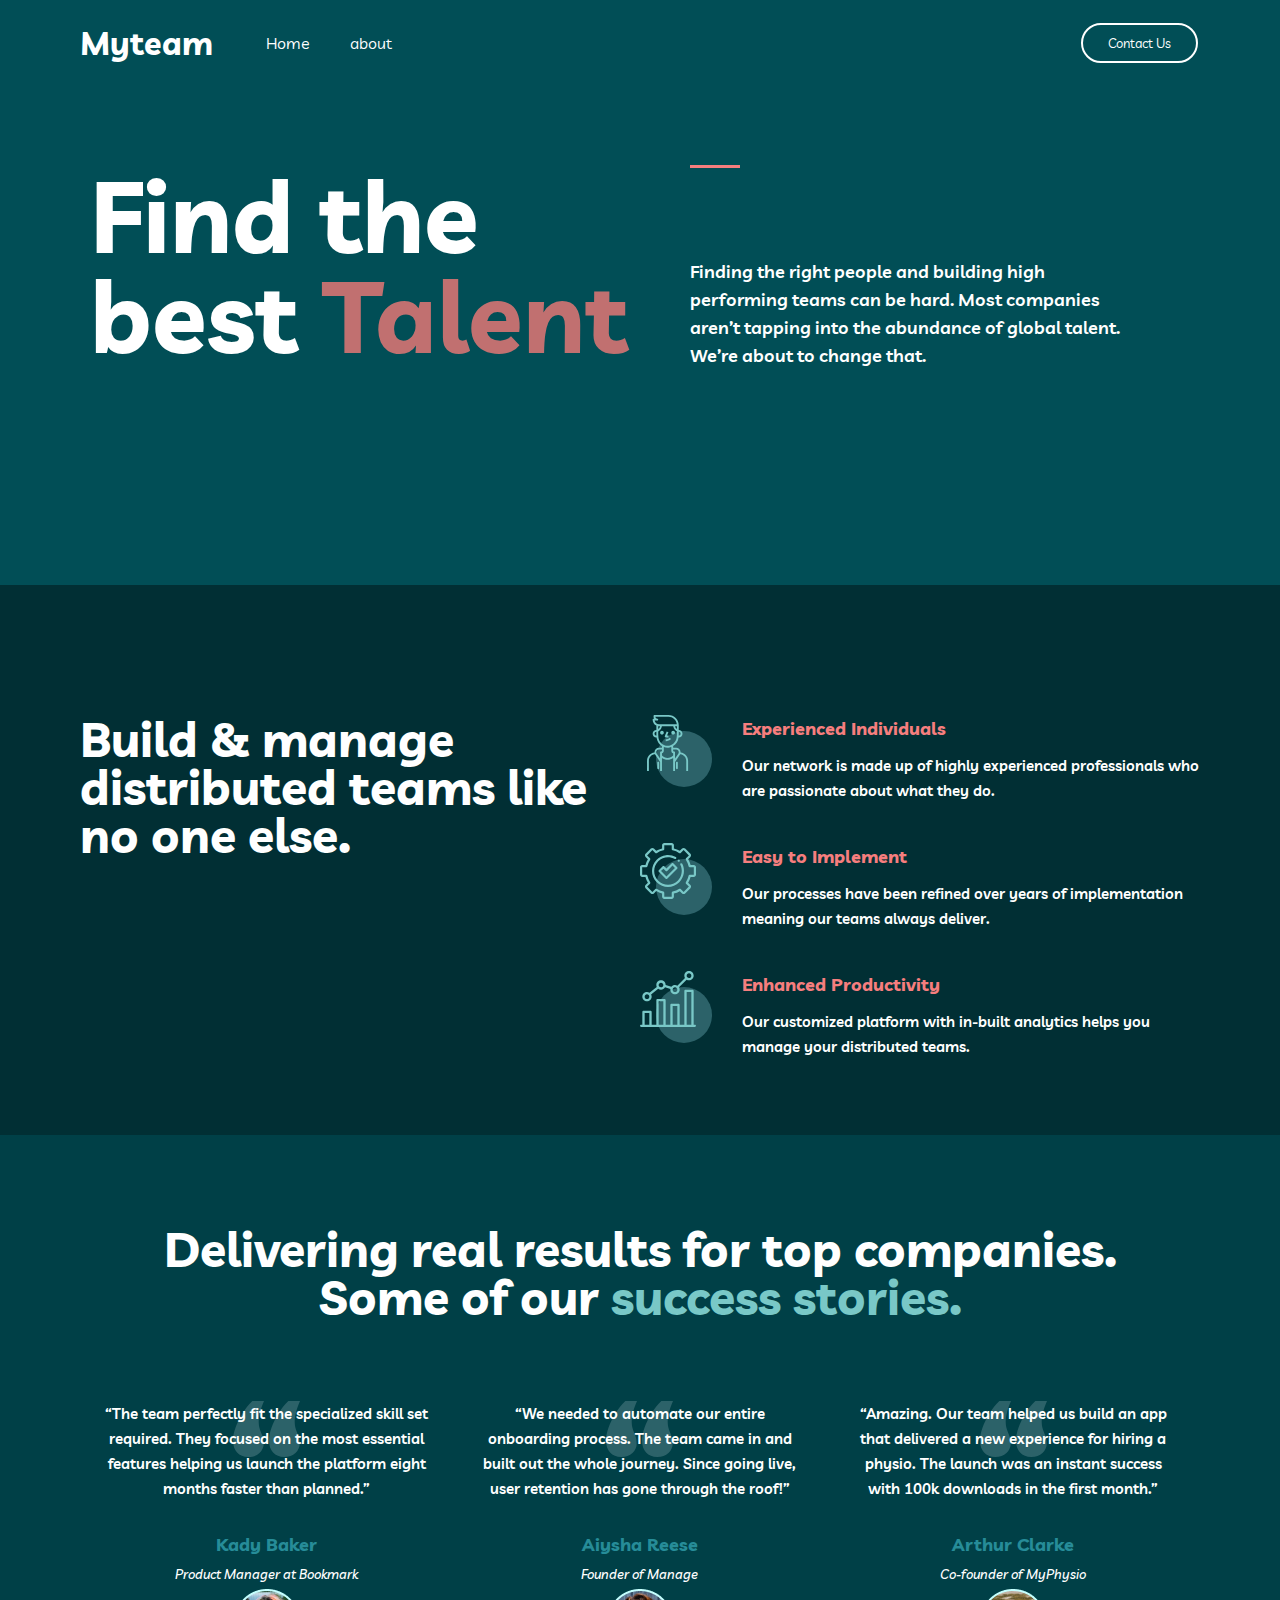
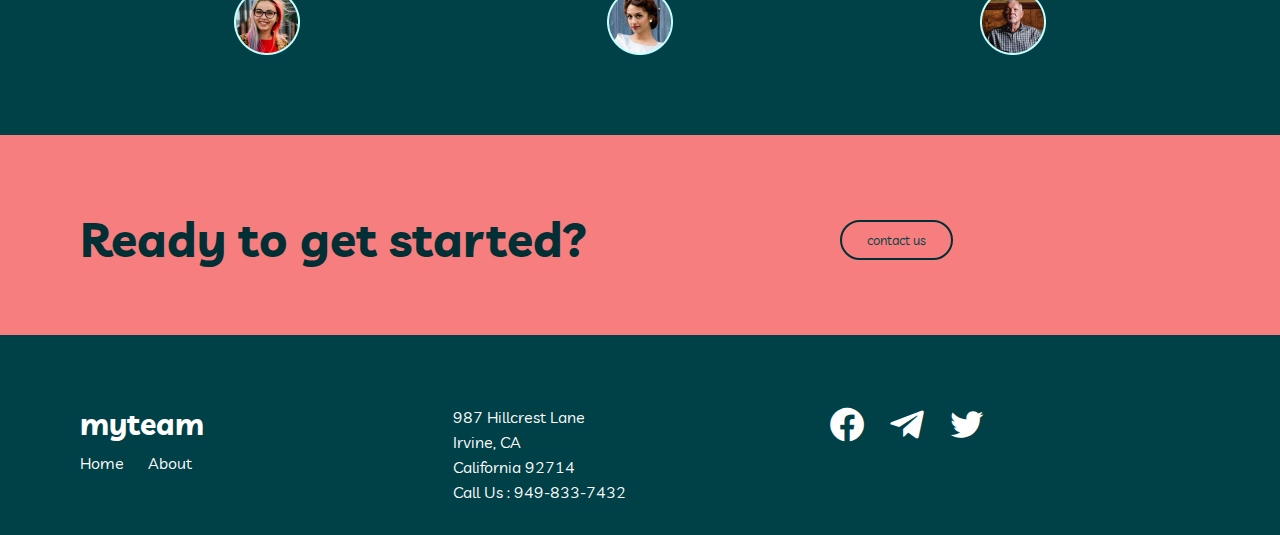
<file: index.html>
<!DOCTYPE html>
<html lang="en">
<head>
    <meta charset="UTF-8">
    <meta http-equiv="X-UA-Compatible" content="IE=edge">
    <meta name="viewport" content="width=device-width, initial-scale=1.0">
    <link rel="stylesheet" href="css/style.css">
    <link rel="stylesheet" href="css/col.css">
    <link rel="stylesheet" href="./css/shared.css">
    <link href="https://fonts.googleapis.com/css2?family=Atkinson+Hyperlegible:wght@400;700&family=Average+Sans&family=Barlow:ital,wght@0,200;0,300;0,400;0,500;0,600;1,200&family=Livvic:ital,wght@0,200;0,300;0,400;0,500;0,600;1,700&family=Montserrat:wght@300;400;500;600;700;800&family=Nanum+Gothic&family=Nunito:ital,wght@0,200;0,300;0,400;0,500;0,600;1,200&family=Open+Sans:wght@400;500;600;700&family=Playfair+Display:wght@400;600&family=Poppins:wght@300;400;500;600;700&family=Roboto+Slab:wght@200;300;400;500;600;700&display=swap" rel="stylesheet">
    <link href='https://unpkg.com/boxicons@2.1.4/css/boxicons.min.css' rel='stylesheet'>
    <title>multiPage-website</title>
</head>
<body>
    <header class="header">
     <div class="container">
      <div class="row ">
        <div class="col-xs-4 col-sm-3 col-md-2 col-lg-2">
            <h1 class="h1">Myteam</h1>
          </div>
          <div class="col-xs-4 col-sm-5 col-md-8 col-lg-8">
            <nav id="navbar" class="right">
                <ul class="nav_list">
                    <li class="nav_item">
                        <a class="nav_link" href="#">Home</a>
                    </li>
                    <li class="nav_item">
                        <a class="nav_link" href="about.html">about</a>
                    </li>
                </ul>
            </nav>
            <div class="burger">
              <div class="span">
                <span></span>
                <span></span>
                <span></span>
              </div>
            </div>
          </div>
          <div class="col-xs-4 col-sm-4 col-md-2 col-lg-2">
            <button class="nav_btn"><a class="link" href="contact.html">Contact Us</a></button>
          </div>
      </div>
     </div>
    </header>
    <main>
      <section class="talent_section">
            <div class="container">
                <div class="row  talents">
                    <div class="col-xs-12 col-sm-12 col-md-6 col-lg-6">
                       <h1>Find the best <span class="text-main">Talent</span></h1>
                    </div>
                    <div class="col-xs-12 col-sm-12 col-md-6 col-lg-6">
                      <div class="lang"></div>
                      <p>Finding the right people and building high performing teams can be hard. Most companies aren’t tapping into the abundance of global talent. We’re about to change that.</p>
                    </div>
                </div>
            </div>
      </section>
      <section class="team_section">
        <div class="container">
          <div class="row">
          <div class="col-xs-12 col-sm-12 col-md-6 col-lg-6">
            <h2>Build & manage distributed teams like no one else.</h2>
          </div>
          <div class=" col-xxs-12 col-xs-12 col-sm-12 col-md-6 col-lg-6">
            <ul class="team_list">
                    <li class="team_list-item">
                      <div class="team-pic">
                        <img src="./img/people.svg" alt="people-pic">
                      </div>
                      <div class="team_info">
                        <h4>Experienced Individuals</h4>
                        <p>Our network is made up of highly experienced professionals who are passionate about what they do.</p>
                      </div>
                    </li>
                    <li class="team_list-item">
                      <div class="team-pic">
                        <img src="./img/Group(1).svg" alt="people-pic">
                      </div>
                      <div class="team_info">
                        <h4>Easy to Implement</h4>
                        <p>Our processes have been refined over years of implementation meaning our teams always deliver.</p>
                      </div>
                    <li class="team_list-item">
                      <div class="team-pic">
                        <img src="./img/Group(2).svg" alt="people-pic">
                      </div>
                      <div class="team_info">
                            <h4>Enhanced Productivity</h4>
                        <p>Our customized platform with in-built analytics helps you manage your distributed teams.</p>
                      </div>
                    </li>
            </ul>
          </div>
        </div>
        </div>
      </section>
      <section class="results_section">
        <div class="container">
          <div class="row">
            <h2 class="results_title">Delivering real results for top companies. Some of our <span class="small_title">success stories.</span></h2>
            <div class="col-xs-12 col-sm-12 col-md-4 col-lg-4">
              <div class="results_about">
                <p> “The team perfectly fit the specialized skill set required. They focused on the most essential features helping us launch the platform eight months faster than planned.”</p>
                <span>Kady Baker</span>
                <i>Product Manager at Bookmark</i>
                <img src="./img/Oval@2x.png" alt="oval-pic">
              </div>
            </div>
              <div class="col-xs-12 col-sm-12 col-md-4 col-lg-4">
                <div class="results_about">
                    <p> “We needed to automate our entire onboarding process. The team came in and built out the whole journey. Since going live, user retention has gone through the roof!”</p>
                    <span>Aiysha Reese</span>
                    <i>Founder of Manage</i>
                    <img src="./img/oval(2).png" alt="oval-pic">
                  </div>
              </div>
              <div class="col-xs-12 col-sm-12 col-md-4 col-lg-4">
                <div class="results_about">
                    <p>“Amazing. Our team helped us build an app that delivered a new experience for hiring a physio. The launch was an instant success with 100k downloads in the first month.”</p>
                    <span>Arthur Clarke</span>
                    <i>Co-founder of MyPhysio</i>
                    <img src="./img/oval(3).png" alt="oval-pic">
                  </div>
              </div>
          </div>
        </div>
      </section>
      <section class="started_section">
        <div class="container">
          <div class="row">
            <div class="col-xs-12 col-sm-8 col-md-6 col-lg-6 ">
              <h3 class="big_title">Ready to get started?</h3>
            </div>
            <div class="col-xs-12 col-sm-4 col-md-6 col-lg-6 ready">
              <button><a href="contact.html">contact us</a></button>
            </div>
          </div>
        </div>
      </section>
    </main>
    <footer class="footer">
      <div class="container">
        <div class="row">
          <div class="col-xs-12 col-sm-4 col-md-4 col-lg-4">
            <h4>myteam</h4>
            <span><a href="index.html">Home</a></span>
            <span><a href="about.html">About</a></span>
          </div>
          <div class="col-xs-12 col-sm-4 col-md-4 col-lg-4">
            <ul class="footer_List">
              <li>987  Hillcrest Lane</li>
              <li>Irvine, CA</li>
              <li>California 92714</li>
              <li>Call Us : 949-833-7432</li>
            </ul>
          </div>
          <div class="col-xs-12 col-sm-4 col-md-4 col-lg-4">
            <ul class="networks_list">
              <li class="networks_item">
                <a class="networks_link" href="#"><i class='bx bxl-facebook-circle'></i></a>
              </li>
              <li class="networks_item">
                <a class="networks_link" href="#"><i class='bx bxl-telegram' ></i></a>
              </li>
              <li class="networks_item">
                <a class="networks_link" href="#"><i class='bx bxl-twitter' ></i></a>
              </li>
            </ul>
          </div>
        </div>
      </div>
    </footer>
</body>
</html>
</file>
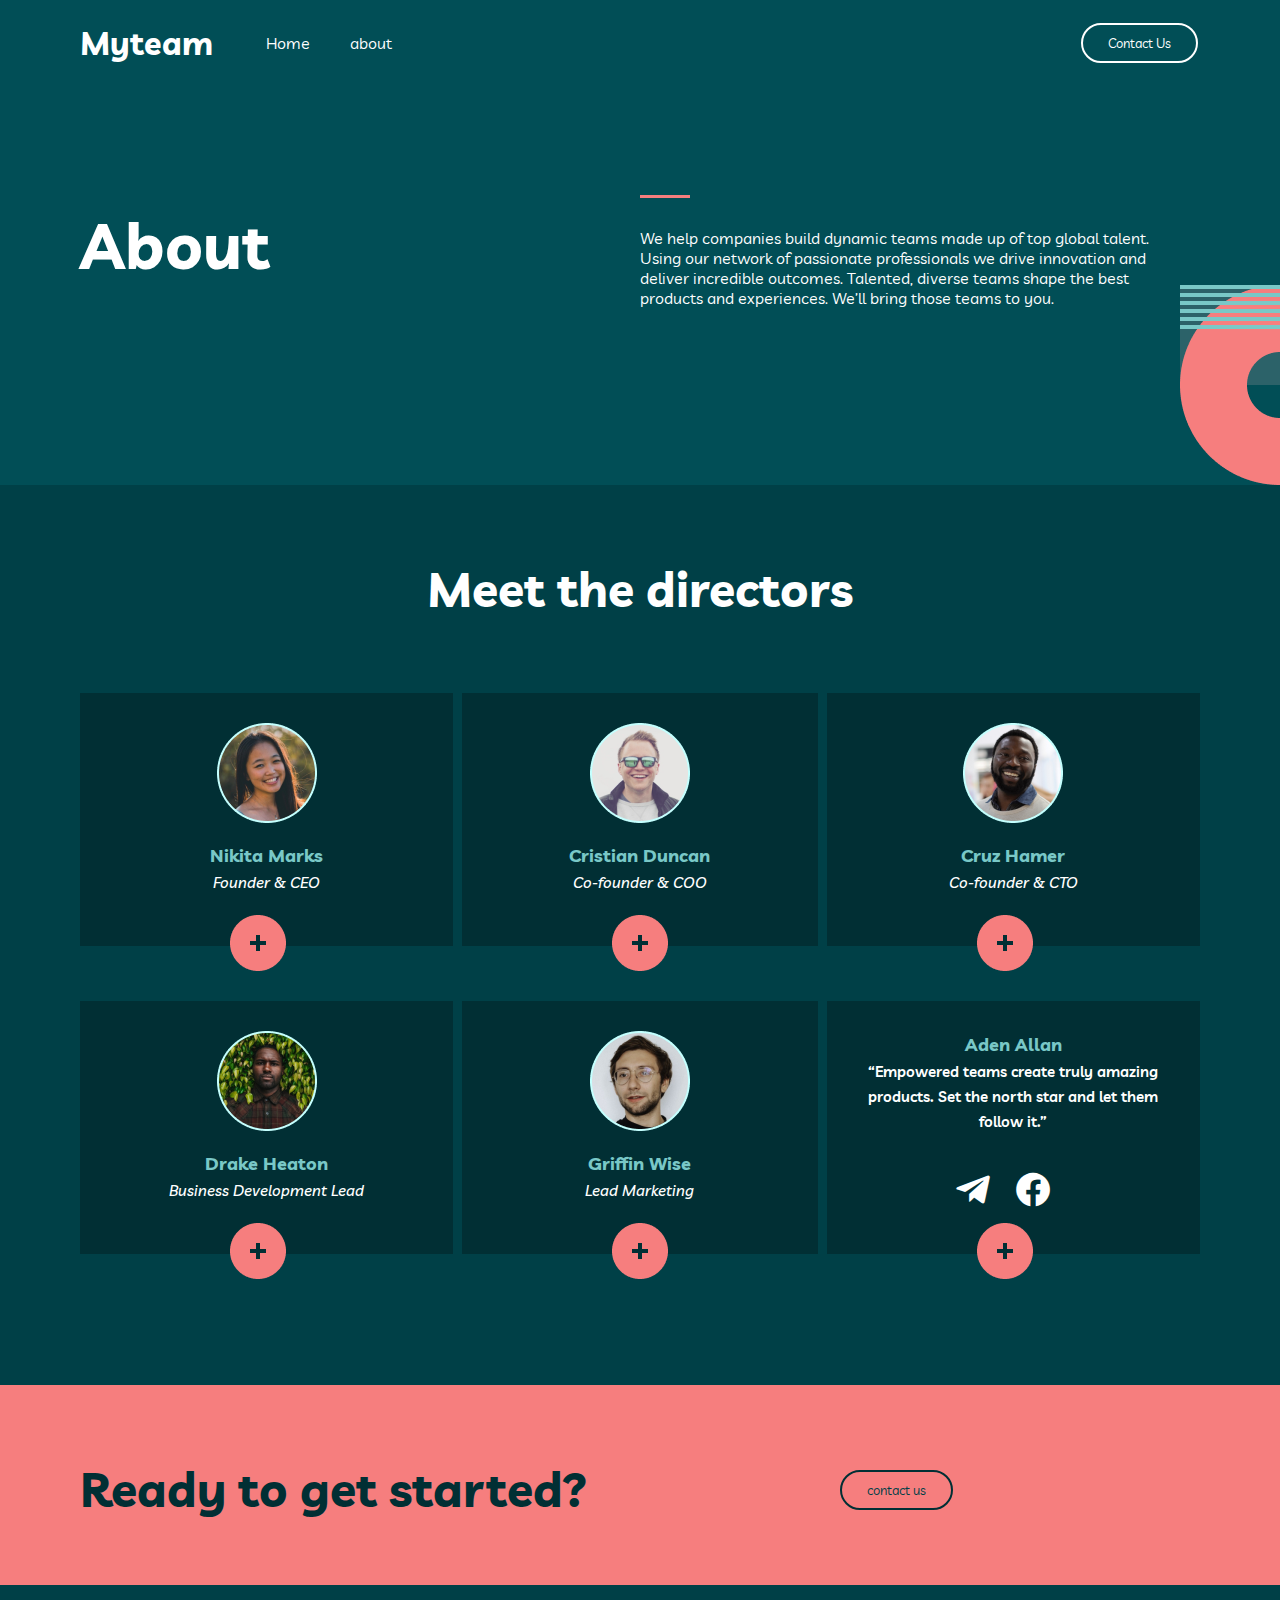
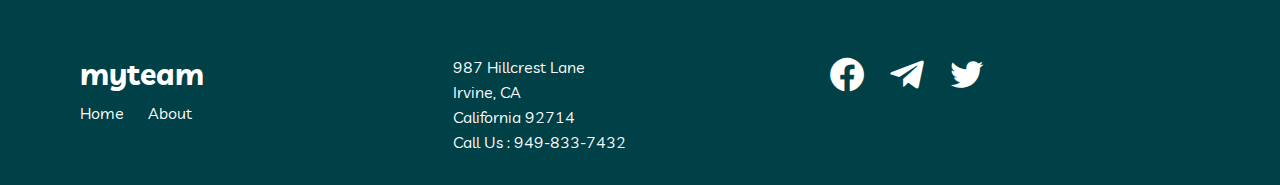
<file: about.html>
<!DOCTYPE html>
<html lang="en">
<head>
    <meta charset="UTF-8">
    <meta http-equiv="X-UA-Compatible" content="IE=edge">
    <meta name="viewport" content="width=device-width, initial-scale=1.0">
    <title>about</title>
    <link rel="stylesheet" href="./css/about.css">
    <link rel="stylesheet" href="./css/col.css">
    <link rel="stylesheet" href="./css/shared.css">
    <link href='https://unpkg.com/boxicons@2.1.4/css/boxicons.min.css' rel='stylesheet'>
    <link href="https://fonts.googleapis.com/css2?family=Atkinson+Hyperlegible:wght@400;700&family=Average+Sans&family=Barlow:ital,wght@0,200;0,300;0,400;0,500;0,600;1,200&family=Livvic:ital,wght@0,200;0,300;0,400;0,500;0,600;1,700&family=Montserrat:wght@300;400;500;600;700;800&family=Nanum+Gothic&family=Nunito:ital,wght@0,200;0,300;0,400;0,500;0,600;1,200&family=Open+Sans:wght@400;500;600;700&family=Playfair+Display:wght@400;600&family=Poppins:wght@300;400;500;600;700&family=Roboto+Slab:wght@200;300;400;500;600;700&display=swap" rel="stylesheet">
</head>
<body>
    <header class="header">
        <div class="container">
         <div class="row ">
           <div class="col-xs-4 col-sm-3 col-md-2 col-lg-2">
               <h1>Myteam</h1>
             </div>
             <div class="col-xs-4 col-sm-5 col-md-8 col-lg-8">
               <nav id="navbar" class="right">
                   <ul class="nav_list">
                       <li class="nav_item">
                           <a class="nav_link" href="index.html">Home</a>
                       </li>
                       <li class="nav_item">
                           <a class="nav_link" href="about.html">about</a>
                       </li>
                   </ul>
               </nav>
               <div class="burger">
                <div class="span">
                  <span></span>
                  <span></span>
                  <span></span>
                </div>
              </div>
             </div>
             <div class="col-xs-4 col-sm-4 col-md-2 col-lg-2">
               <button class="nav_btn"><a class="link" href="contact.html">Contact Us</a></button>
             </div>
         </div>
        </div>
    </header>
    <main>
        <section class="presentation_section">
         <div class="container">
            <div class="col-xs-12 col-sm-12 col-md-6 col-lg-6">
              <h1>About</h1>
            </div>
            <div class="col-xs-12 col-sm-12 col-md-6 col-lg-6">
                <div class="lang"></div>
              <p>We help companies build dynamic teams made up of top global talent. Using our network of passionate professionals we drive innovation and deliver incredible outcomes. Talented, diverse teams shape the best products and experiences. We’ll bring those teams to you.</p>
            </div>
         </div>
        </section>
        <section class="director_section">
          <div class="container">
            <h1>Meet the directors</h1>
            <div class="director_box  col-xs-12 col-sm-6 col-md-4 col-lg-4">
               <img src="./img/director.png" alt="photo">
               <p>Nikita Marks</p>
               <i class="jobs">Founder & CEO</i>
               <img class="plus_pic" src="./img/plus.png" alt="logo">
            </div>
            <div class="director_box director col-xs-12 col-sm-6 col-md-4 col-lg-4">
               <img src="./img/director(1).png" alt="photo">
               <p>Cristian Duncan</p>
               <i class="jobs">Co-founder & COO</i>
               <img class="plus_pic" src="./img/plus.png" alt="logo">
            </div>
            <div class="director_box director_1 col-xs-12 col-sm-6 col-md-4 col-lg-4">
               <img src="./img/director(2).png" alt="photo">
               <p>Cruz Hamer</p>
               <i class="jobs">Co-founder & CTO</i>
               <img class="plus_pic" src="./img/plus.png" alt="logo">
            </div>
            <div class="director_box col-xs-12 col-sm-6 col-md-4 col-lg-4">
               <img src="./img/director(3).png" alt="photo">
               <p>Drake Heaton</p>
               <i class="jobs">Business Development Lead</i>
               <img class="plus_pic" src="./img/plus.png" alt="logo">
            </div>
            <div class="director_box director col-xs-12 col-sm-6 col-md-4 col-lg-4">
               <img src="./img/director(4).png" alt="photo">
               <p>Griffin Wise</p>
               <i class="jobs">Lead Marketing</i>
               <img class="plus_pic" src="./img/plus.png" alt="logo">
            </div>
            <div class="director_box col-xs-12 col-sm-6 col-md-4 col-lg-4">
               <h4>Aden Allan</h4>
               <span class="info">“Empowered teams create truly amazing products. Set the north star and let them follow it.”</span>
               <ul class="network_list">
                <li class="network_item"><i class='bx bxl-telegram'></i></li>
                <li class="network_item"><i class='bx bxl-facebook-circle'></i></li>
               </ul>
               <img class="plus_pic" src="./img/plus.png" alt="photo">
            </div>
          </div>
        </section>
        <section class="started_section">
            <div class="container">
              <div class="row">
                <div class="col-xs-12 col-sm-6 col-md-6 col-lg-6 ">
                  <h3>Ready to get started?</h3>
                </div>
                <div class="col-xs-12 col-sm-6 col-md-6 col-lg-6 ready">
                  <button><a href="contact.html">contact us</a></button>
                </div>
              </div>
            </div>
        </section>
    </main>
    <footer class="footer">
      <div class="container">
        <div class="row">
          <div class="col-xs-12 col-sm-4 col-md-4 col-lg-4">
            <h4>myteam</h4>
            <span><a href="index.html">Home</a></span>
            <span><a href="about.html">About</a></span>
          </div>
          <div class="col-xs-12 col-sm-4 col-md-4 col-lg-4">
            <ul class="footer_List">
              <li>987  Hillcrest Lane</li>
              <li>Irvine, CA</li>
              <li>California 92714</li>
              <li>Call Us : 949-833-7432</li>
            </ul>
          </div>
          <div class="col-xs-12 col-sm-4 col-md-4 col-lg-4">
            <ul class="networks_list">
              <li class="networks_item">
                <a class="networks_link" href="#"><i class='bx bxl-facebook-circle'></i></a>
              </li>
              <li class="networks_item">
                <a class="networks_link" href="#"><i class='bx bxl-telegram' ></i></a>
              </li>
              <li class="networks_item">
                <a class="networks_link" href="#"><i class='bx bxl-twitter' ></i></a>
              </li>
            </ul>
          </div>
        </div>
      </div>
    </footer>
</body>
</html>
</file>
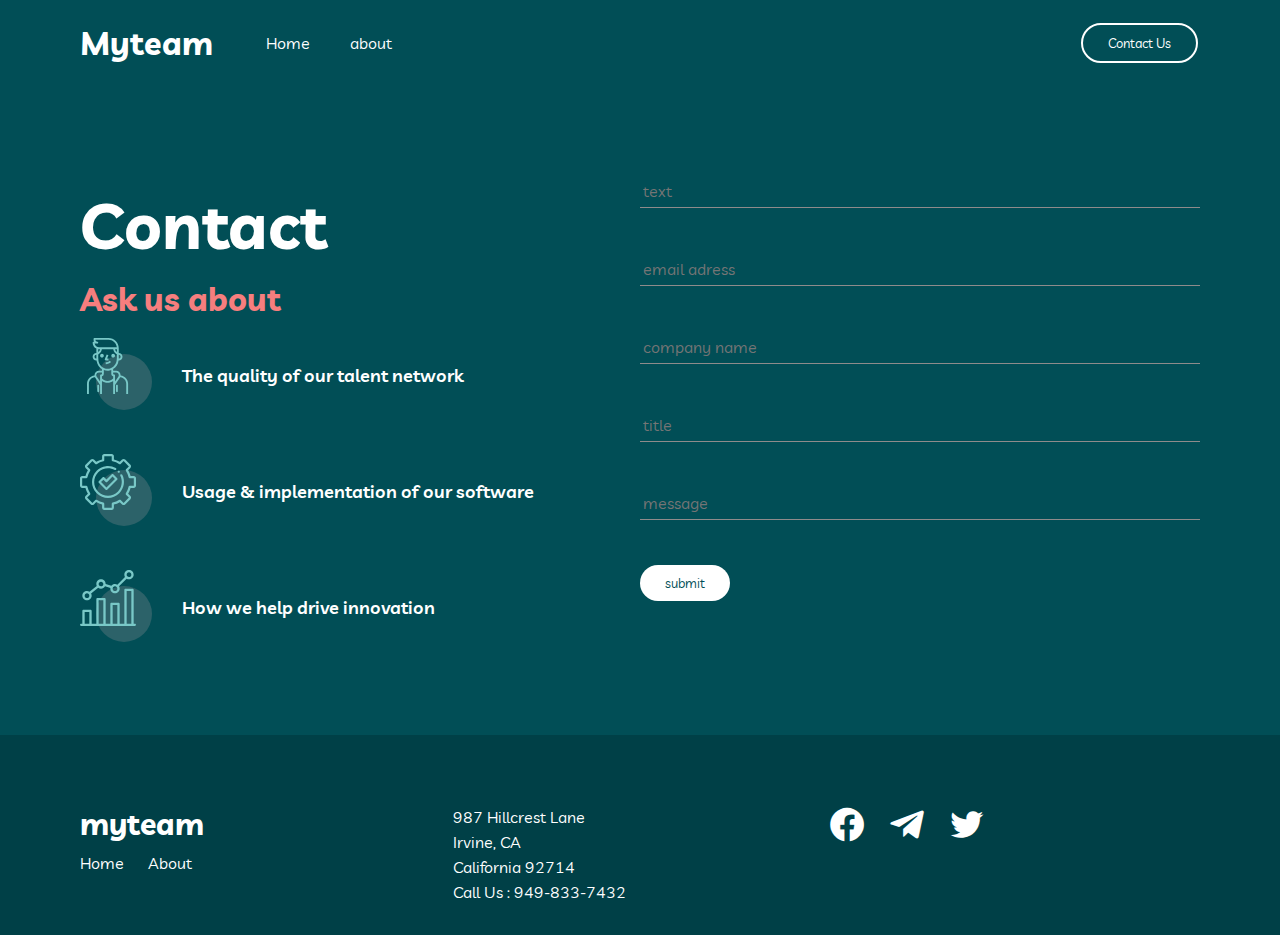
<file: contact.html>
<!DOCTYPE html>
<html lang="en">
<head>
    <meta charset="UTF-8">
    <meta http-equiv="X-UA-Compatible" content="IE=edge">
    <link rel="stylesheet" href="./css/shared.css">
    <link rel="stylesheet" href="./css/contact.css">
    <link rel="stylesheet" href="./css/col.css">
    <link href="https://fonts.googleapis.com/css2?family=Atkinson+Hyperlegible:wght@400;700&family=Average+Sans&family=Barlow:ital,wght@0,200;0,300;0,400;0,500;0,600;1,200&family=Livvic:ital,wght@0,200;0,300;0,400;0,500;0,600;1,700&family=Montserrat:wght@300;400;500;600;700;800&family=Nanum+Gothic&family=Nunito:ital,wght@0,200;0,300;0,400;0,500;0,600;1,200&family=Open+Sans:wght@400;500;600;700&family=Playfair+Display:wght@400;600&family=Poppins:wght@300;400;500;600;700&family=Roboto+Slab:wght@200;300;400;500;600;700&display=swap" rel="stylesheet">
    <link href='https://unpkg.com/boxicons@2.1.4/css/boxicons.min.css' rel='stylesheet'>
    <meta name="viewport" content="width=device-width, initial-scale=1.0">
    <title>contact</title>
</head>
<body>
  <header class="header">
        <div class="container">
         <div class="row ">
           <div class="col-xs-4 col-sm-3 col-md-2 col-lg-2">
               <h1>Myteam</h1>
             </div>
             <div class="col-xs-4 col-sm-5 col-md-8 col-lg-8">
               <nav id="navbar" class="right">
                   <ul class="nav_list">
                       <li class="nav_item">
                           <a class="nav_link" href="index.html">Home</a>
                       </li>
                       <li class="nav_item">
                           <a class="nav_link" href="about.html">about</a>
                       </li>
                   </ul>
               </nav>
               <div class="burger">
                <div class="span">
                  <span></span>
                  <span></span>
                  <span></span>
                </div>
              </div>
             </div>
             <div class="col-xs-4 col-sm-4 col-md-2 col-lg-2">
               <button class="nav_btn"><a class="link" href="contact.html">Contact Us</a></button>
             </div>
         </div>
        </div>
  </header>
  <main>
    <section class="ask_section">
      <div class="container">
        <div class="row">
            <div class="col-xs-12 col-sm-12 col-md-6 col-lg-6">
              <div class="ask_about">
                <h2>Contact</h2>
                <span>Ask us about</span>
                <ul class="team_list">
                    <li class="team_list-item">
                      <div class="team-pic">
                        <img src="./img/people.svg" alt="people-pic">
                      </div>
                      <div class="team_info">
                        <p>The quality of our talent network</p>
                      </div>
                    <li class="team_list-item">
                      <div class="team-pic">
                        <img src="./img/Group(1).svg" alt="people-pic">
                      </div>
                      <div class="team_info">
                        <p>Usage & implementation of our software</p>
                      </div>
                    <li class="team_list-item">
                      <div class="team-pic">
                        <img src="./img/Group(2).svg" alt="people-pic">
                      </div>
                      <div class="team_info">
                        <p>How we help drive innovation</p>
                      </div>
                    </li>
                  </ul>
              </div>
            </div>
            <div class="col-xs-12 col-sm-12 col-md-6 col-lg-6">
                <form class="form_list" >
                    <input class="text" type="text" placeholder="text">
                    <input class="email" type="email" placeholder="email adress">
                    <input class="company" type="text" placeholder="company name">
                    <input class="title_input" type="text" placeholder="title">
                    <input class="message_input" type="text" placeholder="message">
                    <input class="submit_input" type="submit" value="submit">
                </form>
            </div>
        </div>
      </div>
    </section> 
  </main> 
  <footer class="footer">
    <div class="container">
      <div class="row">
        <div class="col-xs-12 col-sm-4 col-md-4 col-lg-4">
          <h4>myteam</h4>
          <span><a href="index.html">Home</a></span>
          <span><a href="about.html">About</a></span>
        </div>
        <div class="col-xs-12 col-sm-4 col-md-4 col-lg-4">
          <ul class="footer_List">
            <li>987  Hillcrest Lane</li>
            <li>Irvine, CA</li>
            <li>California 92714</li>
            <li>Call Us : 949-833-7432</li>
          </ul>
        </div>
        <div class="col-xs-12 col-sm-4 col-md-4 col-lg-4">
          <ul class="networks_list">
            <li class="networks_item">
              <a class="networks_link" href="#"><i class='bx bxl-facebook-circle'></i></a>
            </li>
            <li class="networks_item">
              <a class="networks_link" href="#"><i class='bx bxl-telegram' ></i></a>
            </li>
            <li class="networks_item">
              <a class="networks_link" href="#"><i class='bx bxl-twitter' ></i></a>
            </li>
          </ul>
        </div>
      </div>
    </div>
  </footer>
</body>
</html>
</file>
<file: css/style.css>
*{
    margin: 0;
    padding: 0;
    box-sizing: border-box;
    font-family: 'Livvic', sans-serif;
}
.header{
   height: 85px;
   background: #014E56;
   display: flex;
   align-items: center;
}
.header h1{
    color: white;
}
#navbar{
    display: flex;
    align-items: center;
}
.nav_list{
    display: flex;
    align-items: center;
    padding-top: 10px;
}
.nav_item{
    list-style: none;
    margin-right: 40px;
}
.nav_link{
    text-decoration: none;
    color: white;
}
.nav_link:hover{
    color: #F67E7E;
}
.nav_btn:hover{
    background-color: white;
}
.nav_btn:hover .link{
    color: #004047;
}
.link{
    text-decoration: none;
    color: white;
    transition: .8s;
}
.right{
    float: left;
}
.nav_btn{
    padding:10px 25px ;
    border: 2px solid #FFFFFF;
    border-radius: 24px;
    background-color: #014E56;
    float: right;
    transition: .8s;
    cursor: pointer;
}
.burger{
    position: relative;
    padding-top: 10px;
    display: none;
}
.burger span{
   width: 25px;
   height: 3px;
   margin-bottom: 4px;
   display: block;
   background-color: #fff;
}
.burger span::after{
    content:"";
    position: absolute;
    top: 0;
    right: 0;
}
.right{
    float: left;
}
.nav_btn{
    padding:10px 25px ;
    border: 2px solid #FFFFFF;
    border-radius: 24px;
    background-color: #014E56;
    float: right;
}
.link{
    text-decoration: none;
    color: white;
}

/* talent_section uchun */

.talent_section{
    height: 500px;
    background-color: #014E56;
    padding-top: 50px;
}
.talents{
    padding: 30px 10px;
}
.talent_section h1{
    font-style: normal;
    font-weight: 700;
    font-size: 100px;
    line-height: 100px;
    color: white;
}
.text-main{
    color: #c17070;
    font-size: 100px;
}
.lang{
    width: 50px;
    height: 3px;
    background-color: #F67E7E;
    margin-left: 50px;
}
.talent_section p{
    padding-top: 90px;
    color: white;
    padding-left: 50px;
    padding-right: 50px;
    font-style: normal;
    font-weight: 600;
    font-size: 18px;
    line-height: 28px;
}


/* team_section qismi uchun */
.team_section{
    background: #012F34;
    height: 550px;
    padding-top: 130px;
}
.team_section h2{
    color: white;
    font-weight: 700;
    font-size: 48px;
    line-height: 48px;
    padding-right: 30px;
}
/* .team_list{
    background-image: url("../img/background\(2\).svg");
    background-repeat: no-repeat;
    background-position: bottom right;
} */
.team_list-item{
    display: flex;
    justify-content: space-between;
    list-style: none;
    margin-bottom: 40px;
}
.team_info{
    padding-left: 30px;
}
.team_info h4{
    font-weight: 700;
    font-size: 18px;
    line-height: 28px;
    color: #F67E7E;
    margin-bottom: 10px;
}
.team_info p{
    font-style: normal;
    font-weight: 600;
    font-size: 15px;
    line-height: 25px;
    color: white;
}

/* results_section */
.results_section{
    background: #004047;
    height: 600px;
    padding-top: 90px;
}
.results_title{
    padding: 0 25px;
    font-weight: 700;
    font-size: 48px;
    line-height: 48px;
    text-align: center;
    color: #fff;
    margin-bottom: 80px;
}
.small_title{
    color: #79C8C7;
}
.results_about{
    text-align: center;
    background-image: url("../img/“.svg");
    background-repeat: no-repeat;
    background-position: top;
}
.results_about p{
    font-weight: 600;
    font-size: 15px;
    line-height: 25px;
    margin-bottom: 30px;
    color: white;
    padding: 0 25px;
}
.results_about span{
    display: block;
    font-weight: 700;
    font-size: 18px;
    line-height: 28px;
    margin-bottom: 6px;
    color: #268c98;
}
.results_about i{
    font-style: italic;
    font-weight: 500;
    font-size: 13px;
    line-height: 18px;
    display: block;
    margin-bottom: 6px;
    color: white;
}

/* started_section uchun */
.started_section{
    height: 200px;
    background: #F67E7E;
}
.ready{
    padding-left: 200px;
}
.ready  a{
    color: #004047;
    text-decoration: none;
}
.ready button:hover a{
    color: #fff;
}
.big_title{
    padding-top: 80px;
    font-style: normal;
    font-weight: 700;
    font-size: 48px;
    line-height: 48px;
    color: #012F34;
}
.started_section button{
    margin-top: 85px;
    text-align: center;
    border: 2px solid #012F34;
    border-radius: 24px;
    padding: 10px 25px;
    background-color: #F67E7E;
    transition: .6s;
    cursor: pointer;
}
.started_section button:hover{
    background-color: #004047;
}

/* footer uchun */
.footer{
    height: 200px;
    background-color: #004047;
    padding-top: 70px;
    position: relative;
}
.footer h4{
    color: white;
    font-size: 30px;
    margin-bottom: 10px;
}
.footer p{
    color: rgb(196, 192, 192);
    text-align: center;
    /* position: absolute;
    bottom: 5px;
    left: 220px; */
}
.footer span{
    margin-right: 20px;
    color: white;
}
.footer span a{
    text-decoration: none;
    color: white;
    cursor: pointer;
}
.footer span a:hover{
    color: #c17070;
}
.footer_List{
    list-style: none;
    color: white;
}
.footer_List li{
    line-height: 25px;
}
.networks_list{
    display: flex;
    list-style: none;
    margin-bottom: 60px;
}
.bx{
    font-size: 40px;
    color: white;
    margin-right: 20px;
    transition: 1s;
}
.networks_link:hover .bx{
    transform: scale(1.2);
    color: #bebebfda;
}
</file>
<file: css/col.css>
.container{
    width: 1140px;
    margin: 0 auto;
    padding: 0 10px;
}
/* .row{
    width: 100%;
} */
.col-lg,
.col-lg-1,
.col-lg-2,
.col-lg-3,
.col-lg-4,
.col-lg_4,
.col-lg-5,
.col-lg-6,
.col-lg-7,
.col-lg-8,
.col-lg-9,
.col-lg-10,
.col-lg-11,
.col-lg-12{
    float: left;
    padding: 0 1 rem;
}
.col-lg-1{width: 8.33%;}
.col-lg-2{width: 16.6%;}
.col-lg-3{width: 25%;}
.col-lg-4{width: 33.33%;}
.col-lg_4{width: 32%;}
.col-lg-5{width: 41.66%;}
.col-lg-6{width: 50%;}
.col-lg-7{width: 58.33%;}
.col-lg-8{width: 66.6%;}
.col-lg-9{width: 75%;}
.col-lg-10{width: 83.33%;}
.col-lg-11{width: 91.66%;}
.col-lg-12{width: 100%;}
@media only screen  and (max-width:960px) {
    .container{
        max-width: 830px;
        margin: 0 auto;
    }
    
    .col-md,
    .col-md-1,
    .col-md-2,
    .col-md-3,
    .col-md-4,
    .col-md-5,
    .col-md-6,
    .col-md-7,
    .col-md-8,
    .col-md-9,
    .col-md-10,
    .col-md-11,
    .col-md-12{
        float: left;
        padding: 0 1 rem;
    }

    .col-md-1{width: 8.33%;}
    .col-md-2{width: 16.6%;}
    .col-md-3{width: 25%;}
    .col-md-4{width: 33.33%;}
    .col-md_4{width: 32%;}
    .col-md-5{width: 41.66%;}
    .col-md-6{width: 50%;}
    .col-md-7{width: 58.33%;}
    .col-md-8{width: 66.6%;}
    .col-md-9{width: 75%;}
    .col-md-10{width: 83.33%;}
    .col-md-11{width: 91.66%;}
    .col-md-12{width: 100%;}


    .nav_list{
        display: flex;
        align-items: center;
        padding-top: 10px;
    }
    .nav_item{
        list-style: none;
        margin-left: 40px;
    }

    /* talent_section uchun */

.talent_section{
    height: 400px;
    background-color: #014E56;
    padding-top: 50px;
}
.talents{
    padding: 30px 10px;
}
.talent_section h1{
    font-style: normal;
    font-weight: 700;
    font-size: 70px;
    line-height: 100px;
    color: white;
}
.text-main{
    color: #c17070;
    font-size: 70px;
}
.lang{
    width: 50px;
    height: 3px;
    background-color: #F67E7E;
    margin-left: 50px;
}
.talent_section p{
    padding-top: 70px;
    color: white;
    padding-left: 50px;
    padding-right: 50px;
    font-style: normal;
    font-weight: 600;
    font-size: 18px;
    line-height: 28px;
}


/* team_section qismi uchun */
.team_section{
    background: #012F34;
    height: 680px;
    padding-top: 100px;
}
.team_section h2{
    color: white;
    font-weight: 700;
    font-size: 48px;
    line-height: 48px;
    padding-right: 30px;
}
.team_list-item{
    display: flex;
    justify-content: space-between;
    list-style: none;
    margin-bottom: 40px;
}
.team_info{
    padding-left: 30px;
}
.team_info h4{
    font-weight: 700;
    font-size: 18px;
    line-height: 28px;
    color: #F67E7E;
    margin-bottom: 10px;
}
.team_info p{
    font-style: normal;
    font-weight: 600;
    font-size: 15px;
    line-height: 25px;
    color: white;
}

/* results_section */
.results_section{
    background: #004047;
    height: 660px;
    padding-top: 90px;
}
.results_title{
    padding: 0 25px;
    font-weight: 700;
    font-size: 48px;
    line-height: 48px;
    text-align: center;
    color: #fff;
    margin-bottom: 80px;
}
.small_title{
    color: #79C8C7;
}
.results_about{
    text-align: center;
    background-image: url("../img/“.svg");
    background-repeat: no-repeat;
    background-position: top;
}
.results_about p{
    font-weight: 600;
    font-size: 15px;
    line-height: 25px;
    margin-bottom: 30px;
    color: white;
    padding: 0 25px;
}
.results_about span{
    display: block;
    font-weight: 700;
    font-size: 18px;
    line-height: 28px;
    margin-bottom: 6px;
    color: #268c98;
}
.results_about i{
    font-style: italic;
    font-weight: 500;
    font-size: 13px;
    line-height: 18px;
    display: block;
    margin-bottom: 6px;
    color: white;
}

/* started_section uchun */
.started_section{
    height: 200px;
    background: #F67E7E;
}
.ready{
    padding-left: 200px;
}
.ready  a{
    color: #004047;
    text-decoration: none;
}
.ready button:hover a{
    color: #fff;
}
.big_title{
    padding-top: 50px;
    font-style: normal;
    font-weight: 700;
    font-size: 48px;
    line-height: 48px;
    color: #012F34;
}
.started_section button{
    margin-top: 85px;
    text-align: center;
    border: 2px solid #012F34;
    border-radius: 24px;
    padding: 10px 25px;
    background-color: #F67E7E;
    transition: .6s;
    cursor: pointer;
}
.started_section button:hover{
    background-color: #004047;
}
.submit_input{
    padding: 10px 25px;
    background: #FFFFFF;
    border: 2px solid #FFFFFF;
    border-radius: 24px;
    color: #014E56;
    border: 0;
    cursor: pointer;
}


/* footer uchun */
.footer{
    height: 200px;
    background-color: #004047;
    padding-top: 70px;
    position: relative;
}
.footer h4{
    color: white;
    font-size: 40px;
    margin-bottom: 10px;
}
.footer p{
    color: rgb(196, 192, 192);
    text-align: center;
    /* position: absolute;
    bottom: 5px;
    left: 220px; */
}
.footer span{
    margin-right: 20px;
    color: white;
    font-size: 24px;
}
.footer span a{
    text-decoration: none;
    color: white;
    cursor: pointer;
}
.footer span a:hover{
    color: #c17070;
}
.footer_List{
    list-style: none;
    color: white;
}
.footer_List li{
    line-height: 25px;
    font-size: 20px;
}
.networks_list{
    display: flex;
    list-style: none;
    margin-bottom: 60px;
}
.bx{
    font-size: 40px;
    color: white;
    margin-right: 20px;
    transition: 1s;
}
.networks_link:hover .bx{
    transform: scale(1.2);
    color: #bebebfda;
}



.plus_pic{
    position: absolute;
    bottom: -40px;
    left: 100px;
}
.info{
    display: inline-block;
    font-weight: 600;
    font-size: 15px;
    line-height: 25px;
    color: white;
    padding: 0 40px;
    margin-bottom: 16px;
}
.director_box p{
    color: #79C8C7;
    font-style: normal;
    font-weight: 700;
    font-size: 18px;
    line-height: 28px;
}
.jobs{
    font-weight: 500;
    font-size: 15px;
    line-height: 25px;
    color: white;
    display: block;
}
.network_list{
    display: flex;
    justify-content: center;
    padding-bottom: 15px;
}
.network_item{
    list-style: none;
}


.started_section h3{
    padding-top: 60px;
    font-style: normal;
    font-weight: 700;
    font-size: 48px;
    line-height: 48px;
    color: #012F34;
}


/* CONTACT SECTION UCHUN */

  /* ask_section uchun */
.ask_section{
    background: #014E56;
    height: 650px;
    padding-top: 90px;
}
.ask_about h2{
    font-style: normal;
    font-weight: 700;
    font-size: 64px;
    line-height: 100px;
    color: white; 
}
.ask_about span{
    font-style: normal;
    font-weight: 700;
    font-size: 32px;
    line-height: 48px;
    color: #F67E7E;
    margin-bottom: 15px;
    display: inline-block;
}
.team_list-item{
    display: flex;
    list-style: none;
    align-items: center;
    margin-bottom: 40px;
}
.team_info{
    padding-left: 10px;
}
.team_info p{
    font-style: normal;
    font-weight: 600;
    font-size: 18px;
    line-height: 28px;
    color: white;
    padding-right: 70px;
}

.text,.email,.company,.message_input,.title_input{
   width: 100%;
   margin-bottom: 45px;
   border: none;
   border-bottom: 1px solid white;
   padding: 6px 3px;
   color: white;
   background-color: #014E56;
}
.submit_input{
    padding: 10px 25px;
    background: #FFFFFF;
    border: 2px solid #FFFFFF;
    border-radius: 24px;
    color: #014E56;
    border: 0;
    cursor: pointer;
}



}

@media only screen  and (max-width:768px) {
    .container{
        width: 600px;
        margin: 0 auto;
    }
    
    .col-sm,
    .col-sm-1,
    .col-sm-2,
    .col-sm-3,
    .col-sm-4,
    .col-sm-5,
    .col-sm-6,
    .col-sm-7,
    .col-sm-8,
    .col-sm-9,
    .col-sm-10,
    .col-sm-11,
    .col-sm-12{
        float: left;
        padding: 0 1 rem;
    }

    .col-sm-1{width: 8.33%;}
    .col-sm-2{width: 16.6%;}
    .col-sm-3{width: 25%;}
    .col-sm-4{width: 33.33%;}
    .col-sm-5{width: 41.66%;}
    .col-sm-6{width: 50%;}
    .col-sm-7{width: 58.33%;}
    .col-sm-8{width: 66.6%;}
    .col-sm-9{width: 75%;}
    .col-sm-10{width: 83.33%;}
    .col-sm-11{width: 91.66%;}
    .col-sm-12{width: 100%;}


     .nav_list{
        display: flex;
        align-items: center;
        padding-top: 10px;
    }
    .nav_item{
        list-style: none;
        margin-left: 30px;
    }
    .nav_link{
        text-decoration: none;
        color: white;
    }
    .lang{
        display: none;

    } 

    .talent_section{
        height: 580px;
        background-color: #014E56;
        padding-top: 50px;
        text-align: center;
        background-image: url("../img/Group\(2\).png");
        background-position: bottom center;
        background-repeat: no-repeat;

    }

    .talent_section h1{
        font-style: normal;
        font-weight: 700;
        font-size: 64px;
        line-height: 66px;
        color: white;
    }
    .text-main{
        color: #c17070;
        display: inline-block;
        font-size: 64px;
    }

    /* team_section qismi uchun */
.team_section{
    background: #012F34;
    height: 860px;
    padding-top: 110px;
}
.team_section h2{
    color: white;
    font-weight: 700;
    font-size: 32px;
    line-height: 32px;
    padding-right: 30px;
    margin-bottom: 60px;
}
.team_list-item{
    display: flex;
    justify-content: space-between;
    list-style: none;
    margin-bottom: 40px;
}
.team_info{
    padding-left: 30px;
}
.team_info h4{
    font-weight: 700;
    font-size: 18px;
    line-height: 28px;
    color: #F67E7E;
    margin-bottom: 10px;
}
.team_info p{
    font-style: normal;
    font-weight: 600;
    font-size: 15px;
    line-height: 25px;
    color: white;
}

/* results_section */
.results_section{
    background: #004047;
    height: 1110px;
    padding-top: 90px;
}
.results_title{
    padding: 0 25px;
    font-weight: 700;
    font-size: 35px;
    line-height: 35px;
    text-align: center;
    color: #fff;
    margin-bottom: 80px;
}
.small_title{
    color: #79C8C7;
}
.results_about{
    text-align: center;
    background-image: url("../img/“.svg");
    background-repeat: no-repeat;
    background-position: top;
    margin-bottom: 50px;
}
.results_about p{
    font-weight: 600;
    font-size: 15px;
    line-height: 25px;
    margin-bottom: 30px;
    color: white;
    padding: 0 25px;
}
.results_about span{
    display: block;
    font-weight: 700;
    font-size: 18px;
    line-height: 28px;
    margin-bottom: 6px;
    color: #268c98;
}
.results_about i{
    font-style: italic;
    font-weight: 500;
    font-size: 13px;
    line-height: 18px;
    display: block;
    margin-bottom: 6px;
    color: white;
}
/* started_section uchun */
.started_section{
    height: 200px;
    background-image: url("../img/Group\(3\).png");
    background-position: bottom left;
    background-repeat: no-repeat;
}
.ready  a{
    color: #004047;
    text-decoration: none;
}
.ready{
    padding: 0;
}
.ready button:hover a{
    color: #fff;
}
.big_title{
    padding-top:30px;
    font-style: normal;
    font-weight: 700;
    font-size: 32px;
    line-height: 32px;
    color: #012F34;
}
.started_section button{
    margin-top: 30px;
    text-align: center;
    border: 2px solid #012F34;
    border-radius: 24px;
    padding: 10px 25px;
    background-color: #F67E7E;
    transition: .6s;
    cursor: pointer;
}
.started_section button:hover{
    background-color: #004047;
}


/* footer uchun */
.footer{
    height: 250px;
    background-color: #004047;
    padding-top: 70px;
    text-align: center;
    /* position: relative; */
}
.footer h4{
    color: white;
    font-size: 30px;
    margin-bottom: 10px;
}
.footer p{
    color: rgb(196, 192, 192);
}
.footer span{
    margin-right: 20px;
    color: white;
}
.footer span a{
    text-decoration: none;
    color: white;
    cursor: pointer;
    margin-bottom: 20px;
    display: inline-block;
}
.footer span a:hover{
    color: #c17070;
}
.footer_List{
    list-style: none;
    color: white;
    margin-bottom: 28px;
}
.footer_List li{
    line-height: 25px;
}
.networks_list{
    display: flex;
    list-style: none;
    margin-bottom: 60px;
}
.bx{
    font-size: 40px;
    color: white;
    margin-right: 20px;
    transition: 1s;
}
.networks_link:hover .bx{
    transform: scale(1.2);
    color: #bebebfda;
}

/*  ABOUT QISMI UCHUN */
.presentation_section{
    background-image: url("../img/Group\(5\).png");
    background-position: bottom right;
    background-repeat: no-repeat;
}
.nav_list{
    display: flex;
    align-items: center;
    padding-top: 10px;
}
.nav_item{
    list-style: none;
    margin-left: 30px;
}
.nav_link{
    text-decoration: none;
    color: white;
}

.presentation_section h1{
    color: white;
    font-style: normal;
    font-weight: 700;
    font-size: 64px;
    line-height: 56px;
}
.presentation_section p{
    color: white;
    padding-top: 20px;
}
.presentation_section .lang{
    width: 50px;
    height: 3px;
    background-color: #F67E7E;
}

.presentation_section{
    height: 400px;
    background: #014E56;
    padding-top: 110px;
    text-align: center;
}


/* director section uchun */
.director_section{
    background-image: url("../img/Group\(6\).png");
    background-position: bottom left;
    background-repeat: no-repeat;
    height: 1300px;
    background: #004047;
}
.director_section h1{
    text-align: center;
    color: white;
    font-style: normal;
    font-weight: 700;
    font-size: 48px;
    line-height: 48px;
    margin-bottom: 80px;
    padding-top: 80px;
}
.director_section h4{
    color: #79C8C7;
    font-weight: 700;
    font-size: 18px;
    line-height: 28px;
}
.director_box{
    position: relative;
    height: 253px;
    background: #012F34;
    text-align: center;
    padding-top: 30px;
    margin-bottom: 55px;
}
.plus_pic{
    position: absolute;
    bottom: -40px;
    left: 110px;
}
.director{
   border-left: 9px solid #004047;
   border-right: 9px solid #004047;
}
.director_1{
    border-right: 9px solid #004047;
}
.director_box img{
    margin-bottom: 15px;
}
.info{
    display: inline-block;
    font-weight: 600;
    font-size: 15px;
    line-height: 25px;
    color: white;
    padding: 0 40px;
    margin-bottom: 16px;
}
.director_box p{
    color: #79C8C7;
    font-style: normal;
    font-weight: 700;
    font-size: 18px;
    line-height: 28px;
}
.jobs{
    font-weight: 500;
    font-size: 15px;
    line-height: 25px;
    color: white;
    display: block;
}

.started_section{
    height: 250px;
    background: #F67E7E;
    text-align: center;
}
.ready{
    padding-left: 0px;
}
.ready  a{
    color: #004047;
    text-decoration: none;
}
.started_section h3{
    padding-top: 80px;
    font-style: normal;
    font-weight: 700;
    font-size: 38px;
    line-height: 38px;
    color: #012F34;
}
.started_section button{
    margin-top: 85px;
    text-align: center;
    border: 2px solid #012F34;
    border-radius: 24px;
    padding: 10px 25px;
    background-color: #F67E7E;
    transition: .6s;
}
.started_section button:hover{
    background-color: #004047;
}
.started_section button:hover a{
    color: white;
}





/* footer uchun */
.footer{
    height: 250px;
    background-color: #004047;
    padding-top: 70px;
    text-align: center;
}
.footer h4{
    color: white;
    font-size: 30px;
    margin-bottom: 10px;
}
.footer p{
    color: rgb(196, 192, 192);
}
.footer span{
    margin-right: 20px;
    color: white;
}
.footer span a{
    text-decoration: none;
    color: white;
    cursor: pointer;
    margin-bottom: 20px;
    display: inline-block;
}
.footer span a:hover{
    color: #c17070;
}
.footer_List{
    list-style: none;
    color: white;
    margin-bottom: 28px;
}
.footer_List li{
    line-height: 25px;
}
.networks_list{
    display: flex;
    list-style: none;
    margin-bottom: 60px;
}
.bx{
    font-size: 40px;
    color: white;
    margin-right: 20px;
    transition: 1s;
}
.networks_link:hover .bx{
    transform: scale(1.2);
    color: #bebebfda;
}




/* KONTACT QISMI MUCHUN */

.ask_section{
    background: #014E56;
    height:1120px;
    padding-top: 90px;
}
.ask_about h2{
    font-style: normal;
    font-weight: 700;
    font-size: 40px;
    line-height: 50px;
    color: white; 
    text-align: center;
}
.ask_about span{
    font-style: normal;
    font-weight: 700;
    font-size: 32px;
    line-height: 48px;
    color: #F67E7E;
    margin-bottom: 15px;
    display:block;
    text-align: center;
    margin-bottom: 30px;
}
.team_list-item{
    display: flex;
    justify-content: start;
    list-style: none;
    align-items: center;
    margin-bottom: 40px;
    text-align: center;
}
.team_info{
    padding-left: 30px;
}
.team_info p{
    font-style: normal;
    font-weight: 600;
    font-size: 18px;
    line-height: 28px;
    color: white;
}

.text,.email,.company,.message_input,.title_input{
   width: 100%;
   margin-bottom: 45px;
   border: none;
   border-bottom: 1px solid white;
   padding: 6px 3px;
   color: white;
   background-color: #014E56;
}
.submit_input{
    padding: 10px 25px;
    background: #FFFFFF;
    border: 2px solid #FFFFFF;
    border-radius: 24px;
    color: #014E56;
    border: 0;
    cursor: pointer;
}


 
} 




@media only screen  and (max-width:576px) {
    .container{
        max-width: 500px;
        margin: 0 auto;
    }
    .col-xs,
    .col-xs-1,
    .col-xs-2,
    .col-xs-3,
    .col-xs-4,
    .col-xs-5,
    .col-xs-6,
    .col-xs-7,
    .col-xs-8,
    .col-xs-9,
    .col-xs-10,
    .col-xs-11,
    .col-xs-12{
        float: left;
        padding: 0 1 rem;
    }

    .col-xs-1{width: 8.33%;}
    .col-xs-2{width: 16.6%;}
    .col-xs-3{width: 25%;}
    .col-xs-4{width: 33.33%;}
    .col-xs-5{width: 41.66%;}
    .col-xs-6{width: 50%;}
    .col-xs-7{width: 58.33%;}
    .col-xs-8{width: 66.6%;}
    .col-xs-9{width: 75%;}
    .col-xs-10{width: 83.33%;}
    .col-xs-11{width: 91.66%;}
    .col-xs-12{width: 100%;}


    #navbar{
        display: none;
    }
    .nav_btn{
        display: none;
    }
    .burger{
        display: block;
    }
    .burger{
        position: relative;
    }
    .burger .span{
        position: absolute;
        top: 10px;
        right: -120px;
        cursor: pointer;
    }
    /* talent section */
    .talent_section{
        height: 500px;
        background-color: #014E56;
        padding-top: 50px;
        text-align: center;
    }
    .talents{
        padding: 30px 10px;
    }
    .talent_section h1{
        font-style: normal;
        font-weight: 700;
        font-size: 50px;
        line-height: 70px;
        color: white;
    }
    .text-main{
        color: #c17070;
        font-size: 50px;
        line-height: 40px;
        display: inline-block;
    }
    .lang{
        width: 50px;
        height: 3px;
        background-color: #F67E7E;
        margin-left: 50px;
        display: none;
    }
    .talent_section p{
        padding-top: 30px;
        color: white;
        padding-left: 50px;
        padding-right: 50px;
        font-style: normal;
        font-weight: 600;
        font-size: 18px;
        line-height: 28px;
    }
    
    /* team_section qismi uchun */
    .team_section{
        background: #012F34;
        height: 910px;
        padding-top: 50px;
    }
    .lang{
        width: 50px;
        height: 3px;
        background-color: #F67E7E;
        margin-left: 50px;
    }
    .team_section h2{
        color: white;
        font-weight: 700;
        font-size: 39px;
        line-height: 32px;
        padding-right: 30px;
        margin-bottom: 40px;
    }
    .team_list-item{
        display:block;
        justify-content: space-between;
        list-style: none;
        margin-bottom: 40px;
        text-align: center;
    }
    .team_info{
        padding-left: 30px;
    }
    .team_info h4{
        font-weight: 700;
        font-size: 18px;
        line-height: 28px;
        color: #F67E7E;
        margin-bottom: 10px;
    }
    .team_info p{
        font-style: normal;
        font-weight: 600;
        font-size: 15px;
        line-height: 25px;
        color: white;
    }

    /* results_section */
    .results_section{
        background: #004047;
        height: 1200px;
        padding-top: 90px;
    }
    .results_title{
        padding: 0 25px;
        font-weight: 700;
        font-size: 35px;
        line-height: 32px;
        text-align: center;
        color: #fff;
        margin-bottom: 80px;
    }
    .small_title{
        color: #79C8C7;
    }
    .results_about{
        text-align: center;
        background-image: url("../img/“.svg");
        background-repeat: no-repeat;
        background-position: top;
        margin-bottom: 60px;
    }
    .results_about p{
        font-weight: 600;
        font-size: 15px;
        line-height: 25px;
        margin-bottom: 30px;
        color: white;
        padding: 0 25px;
    }
    .results_about span{
        display: block;
        font-weight: 700;
        font-size: 18px;
        line-height: 28px;
        margin-bottom: 6px;
        color: #268c98;
    }
    .results_about i{
        font-style: italic;
        font-weight: 500;
        font-size: 13px;
        line-height: 18px;
        display: block;
        margin-bottom: 6px;
        color: white;
    }
     /* started_section uchun */
    .started_section{
        height: 250px;
        background: #F67E7E;
        text-align: center;
    }
    .ready  a{
        color: #004047;
        text-decoration:none;
    }
    .ready button:hover a{
        color: #fff;
    }
    .ready{
        padding: 0;
    }
    .started_section h3{
        padding-top: 30px;
        font-style: normal;
        font-weight: 700;
        font-size: 38px;
        line-height: 38px;
        color: #012F34;
    }
    .started_section button{
        border: 2px solid #012F34;
        border-radius: 24px;
        padding: 10px 25px;
        background-color: #F67E7E;
        transition: .6s;
        cursor: pointer;
    }
    .started_section button:hover{
        background-color: #004047;
    }

    /* footer uchun */
    .footer{
        height: 800px;
        background-color: #004047;
        padding-top: 170px;
        text-align: center;
    }
    .footer h4{
        color: white;
        font-size: 30px;
        margin-bottom: 10px;
    }
    .footer p{
        color: rgb(196, 192, 192);
    }
    .footer span{
        margin-right: 20px;
        color: white;
    }
    .footer_List{
        list-style: none;
        color: white;
    }
    .footer_List li{
        line-height: 25px;
    }
    .networks_list{
        display: flex;
        list-style: none;
        margin-bottom: 60px;
        justify-content: center;
    }
    .bx{
        font-size: 40px;
        color: white;
        margin-right: 20px;
        transition: 1s;
    }
    .networks_link:hover .bx{
        transform: scale(1.2);
        color: #bebebfda;
    }

    /* footer uchun */
.footer{
    height: 425px;
    background-color: #004047;
    padding-top: 70px;
    text-align: center;
}
.footer h4{
    color: white;
    font-size: 30px;
    margin-bottom: 10px;
}
.footer p{
    color: rgb(196, 192, 192);
}
.footer span{
    display: inline-block;
    margin-left: 20px;
    color: white;
    margin-bottom: 30px;
}
.footer_List{
    list-style: none;
    color: white;
    margin-bottom: 30px;
}
.footer_List li{
    line-height: 25px;
}
.networks_list{
    display: flex;
    list-style: none;
    margin-bottom: 60px;
}
.bx{
    font-size: 40px;
    color: white;
    margin-right: 20px;
    transition: 1s;
}
.networks_link:hover .bx{
    transform: scale(1.2);
    color: #bebebfda;
}

/* ABOUT PEYJI UCHUN RESPONSIV */
   
.burger{
    display: block;
}
.burger{
    position: relative;
}
.burger .span{
    position: absolute;
    top: 10px;
    right: -120px;
    cursor: pointer;
}
.presentation_section{
    text-align: center;
    height: 400px;
    background: #014E56;
    padding-top: 110px;
}
.presentation_section h1{
    color: white;
    font-style: normal;
    font-weight: 700;
    font-size: 40px;
    line-height: 40px;
}
.presentation_section p{
    color: white;
    padding-top: 50px;
    line-height: 28px;
}
.presentation_section .lang{
    width: 50px;
    height: 3px;
    background-color: #F67E7E;
}

/* director section uchun */
.director_section{
    height: 2100px;
    background: #004047;
    text-align: center;
}
.director_section h1{
    text-align: center;
    color: white;
    font-style: normal;
    font-weight: 700;
    font-size: 35px;
    line-height: 35px;
    margin-bottom: 80px;
    padding-top: 80px;
}
.director_section h4{
    color: #79C8C7;
    font-weight: 700;
    font-size: 18px;
    line-height: 28px;
}
.director_box{
    position: relative;
    height: 253px;
    background: #012F34;
    text-align: center;
    padding-top: 30px;
    margin-bottom: 55px;
}
.plus_pic{
    position: absolute;
    bottom: -40px;
    left: 206px;
}
.director{
   border-left: 9px solid #004047;
   border-right: 9px solid #004047;
}
.director_box img{
    margin-bottom: 15px;
}
.info{
    display: inline-block;
    font-weight: 600;
    font-size: 15px;
    line-height: 25px;
    color: white;
    padding: 0 40px;
    margin-bottom: 26px;
}
.director_box p{
    color: #79C8C7;
    font-style: normal;
    font-weight: 700;
    font-size: 18px;
    line-height: 28px;
    margin-bottom: 2px;
}
.jobs{
    display: inline-block;
    font-weight: 500;
    font-size: 15px;
    line-height: 25px;
    color: white;
    margin-bottom: 40px;
}


/* contact section uchun */
   /* ask_section uchun */
.ask_section{
    background: #014E56;
    height:1120px;
    padding-top: 90px;
}
.ask_about h2{
    font-style: normal;
    font-weight: 700;
    font-size: 40px;
    line-height: 50px;
    color: white; 
    text-align: center;
}
.ask_about span{
    font-style: normal;
    font-weight: 700;
    font-size: 32px;
    line-height: 48px;
    color: #F67E7E;
    margin-bottom: 15px;
    display:block;
    text-align: center;
    margin-bottom: 30px;
}
.team_list-item{
    display: block;
    list-style: none;
    align-items: center;
    margin-bottom: 40px;
}
.team_info{
    padding-left: 30px;
}
.team_info p{
    font-style: normal;
    font-weight: 600;
    font-size: 18px;
    line-height: 28px;
    color: white;
}

.text,.email,.company,.message_input,.title_input{
   width: 100%;
   margin-bottom: 45px;
   border: none;
   border-bottom: 1px solid white;
   padding: 6px 3px;
   color: white;
   background-color: #014E56;
}
.submit_input{
    padding: 10px 25px;
    background: #FFFFFF;
    border: 2px solid #FFFFFF;
    border-radius: 24px;
    color: #014E56;
    border: 0;
    cursor: pointer;
}


}

@media screen and (max-width:450px) {
    .container{
        max-width: 350px;
        margin: 0 auto;
        padding: 0 10px;
    }

    .col-xxs,
    .col-xxs-1,
    .col-xxs-2,
    .col-xxs-3,
    .col-xxs-4,
    .col-xxs-5,
    .col-xxs-6,
    .col-xxs-7,
    .col-xxs-8,
    .col-xxs-9,
    .col-xxs-10,
    .col-xxs-11,
    .col-xxs-12{
        float: left;
        padding: 0 1 rem;
    }

    .col-xxs-1{width: 8.33%;}
    .col-xxs-2{width: 16.6%;}
    .col-xxs-3{width: 25%;}
    .col-xxs-4{width: 33.33%;}
    .col-xxs-5{width: 41.66%;}
    .col-xxs-6{width: 50%;}
    .col-xxs-7{width: 58.33%;}
    .col-xxs-8{width: 66.6%;}
    .col-xxs-9{width: 75%;}
    .col-xxs-10{width: 83.33%;}
    .col-xxs-11{width: 91.66%;}
    .col-xxs-12{width: 100%;}


    /* talent_section uchun */

.talent_section{
    height: 560px;
    background-color: #014E56;
    padding-top: 50px;
}
.talents{
    padding: 30px 10px;
}
.talent_section h1{
    font-style: normal;
    font-weight: 700;
    font-size: 40px;
    line-height: 40px;
    color: white;
}
.text-main{
    color: #c17070;
    font-size: 40px;
}
.lang{
    width: 50px;
    height: 3px;
    background-color: #F67E7E;
    margin-left: 50px;
}
.talent_section p{
    padding-top: 30px;
    color: white;
    padding-left: 50px;
    padding-right: 50px;
    font-style: normal;
    font-weight: 600;
    font-size: 18px;
    line-height: 28px;
}


/* team_section qismi uchun */
.team_section{
    background: #012F34;
    height: 1000px;
    padding-top: 70px;
    text-align: center;
}
.team_section h2{
    color: white;
    font-weight: 700;
    font-size: 33px;
    line-height: 40px;
    padding-right: 30px;
    text-align: left;
}
.team_list-item{
    display: block;
    justify-content: space-between;
    list-style: none;
    margin-bottom: 40px;
    text-align: center;
}
.team_info{
    padding-left: 30px;
}
.team_info h4{
    font-weight: 700;
    font-size: 18px;
    line-height: 28px;
    color: #F67E7E;
    margin-bottom: 10px;
}
.team_info p{
    margin-left: 40px;
    font-style: normal;
    font-weight: 600;
    font-size: 15px;
    line-height: 25px;
    color: white;
}

/* results_section */
.results_section{
    background: #004047;
    height: 1330px;
    padding-top: 70px;
}
.results_title{
    padding: 0 25px;
    font-weight: 700;
    font-size: 37px;
    line-height: 35px;
    text-align: center;
    color: #fff;
    margin-bottom: 80px;
}
.small_title{
    color: #79C8C7;
}
.results_about{
    text-align: center;
    background-image: url("../img/“.svg");
    background-repeat: no-repeat;
    background-position: top;
}
.results_about p{
    font-weight: 600;
    font-size: 15px;
    line-height: 25px;
    margin-bottom: 30px;
    color: white;
    padding: 0 25px;
}
.results_about span{
    display: block;
    font-weight: 700;
    font-size: 18px;
    line-height: 28px;
    margin-bottom: 6px;
    color: #268c98;
}
.results_about i{
    font-style: italic;
    font-weight: 500;
    font-size: 13px;
    line-height: 18px;
    display: block;
    margin-bottom: 6px;
    color: white;
}

.big_title{
    padding-top: 80px;
    font-style: normal;
    font-weight: 700;
    font-size: 35px;
    line-height: 37px;
    color: #012F34;
}
.started_section button{
    margin-top: 35px;
    text-align: center;
    border: 2px solid #012F34;
    border-radius: 24px;
    padding: 10px 25px;
    background-color: #F67E7E;
    transition: .6s;
    cursor: pointer;
}
.started_section button:hover{
    background-color: #004047;
}

/* footer uchun */
.footer{
    height: 400px;
    background-color: #004047;
    padding-top: 70px;
    position: relative;
}
.footer h4{
    color: white;
    font-size: 30px;
    margin-bottom: 10px;
}
.footer p{
    color: rgb(196, 192, 192);
    text-align: center;
}
.footer span{
    margin-right: 20px;
    color: white;
}
.footer span a{
    text-decoration: none;
    color: white;
    cursor: pointer;
}
.footer span a:hover{
    color: #c17070;
}
.footer_List{
    list-style: none;
    color: white;
}
.footer_List li{
    line-height: 25px;
    font-size: 18px;
}
.networks_list{
    display: flex;
    list-style: none;
    margin-bottom: 60px;
}
.bx{
    font-size: 30px;
    color: white;
    margin-right: 20px;
    transition: 1s;
}
.networks_link:hover .bx{
    transform: scale(1.2);
    color: #bebebfda;
}


/* ABOUT QISMI UCHUN */

.presentation_section{
    height: 500px;
    background: #014E56;
    padding-top: 50px;
    background-image: url("../img/Group\(8\).png");
    background-repeat: no-repeat;
    background-position: bottom right;
}
.presentation_section h1{
    color: white;
    font-style: normal;
    font-weight: 700;
    font-size: 38px;
    line-height: 50px;
}
.presentation_section p{
    color: white;
    padding-top: 20px;
}
.presentation_section .lang{
    width: 50px;
    height: 3px;
    background-color: #F67E7E;
}

.plus_pic{
    position: absolute;
    bottom: -40px;
    left: 130px;
}
.network_list{
    display: flex;
    justify-content: center;
    padding-bottom: 5px;
}

.info{
    display: inline-block;
    font-weight: 600;
    font-size: 15px;
    line-height: 25px;
    color: white;
    padding: 0 40px;
    margin-bottom: 10px;
}


/* CONTACT QISMI */
.ask_section{
    background: #014E56;
    height: 1150px;
    padding-top: 70px;
}
.ask_about h2{
    font-style: normal;
    font-weight: 700;
    font-size: 40px;
    line-height: 50px;
    color: white; 
}

.ask_about span{
    font-style: normal;
    font-weight: 700;
    font-size: 32px;
    line-height: 48px;
    color: #F67E7E;
    margin-bottom: 25px;
}
}
</file>
<file: css/shared.css>
/* *{
    margin: 0;
    padding: 0;
    box-sizing: border-box;
    font-family: 'Livvic', sans-serif;
}
.header{
   height: 85px;
   background: #014E56;
   display: flex;
   align-items: center;
}
.header h1{
    color: white;
}
.nav_list{
    display: flex;
    align-items: center;
    padding-top: 10px;
}
.nav_item{
    list-style: none;
    margin-right: 40px;
}
.nav_link{
    text-decoration: none;
    color: white;
}
.nav_link:hover{
    color: #F67E7E;
}
.right{
    float: left;
}
.nav_btn{
    padding:10px 25px ;
    border: 2px solid #FFFFFF;
    border-radius: 24px;
    background-color: #014E56;
    float: right;
    transition: .8s;
    cursor: pointer;
}
.nav_btn:hover{
    background-color: white;
}
.nav_btn:hover .link{
    color: #004047;
}
.link{
    text-decoration: none;
    color: white;
    transition: .8s;
} */
</file>
<file: css/about.css>
*{
    margin: 0;
    padding: 0;
    box-sizing: border-box;
    font-family: 'Livvic', sans-serif;
}
.header{
   height: 85px;
   background: #014E56;
   display: flex;
   align-items: center;
}
.header h1{
    color: white;
}
.nav_list{
    display: flex;
    align-items: center;
    padding-top: 10px;
}
.nav_item{
    list-style: none;
    margin-right: 40px;
}
.nav_link{
    text-decoration: none;
    color: white;
}
.nav_link:hover{
    color: #F67E7E;
}
/* .right{
    float: left;
} */
.nav_btn{
    padding:10px 25px ;
    border: 2px solid #FFFFFF;
    border-radius: 24px;
    background-color: #014E56;
    float: right;
    transition: .8s;
    cursor: pointer;
}
.nav_btn:hover{
    background-color: white;
}
.nav_btn:hover .link{
    color: #004047;
}
.link{
    text-decoration: none;
    color: white;
    transition: .8s;
}




.burger{
    position: relative;
    padding-top: 10px;
    display: none;
}
.burger span{
    width: 25px;
    height: 3px;
    margin-bottom: 4px;
    display: block;
    background-color: #fff;
 }
.burger span::after{
    content:"";
    position: absolute;
    top: 0;
    right: 0;
}
.presentation_section{
    height: 400px;
    background: #014E56;
    padding-top: 110px;
    background-image: url("../img/Group\(8\).png");
    background-repeat: no-repeat;
    background-position: bottom right;
}
.presentation_section h1{
    color: white;
    font-style: normal;
    font-weight: 700;
    font-size: 64px;
    line-height: 100px;
}
.presentation_section p{
    color: white;
    padding-top: 30px;
    padding-right: 40px;
}
.presentation_section .lang{
    width: 50px;
    height: 3px;
    background-color: #F67E7E;
}
/* director section uchun */
.director_section{
    height: 900px;
    background: #004047;
}
.director_section h1{
    text-align: center;
    color: white;
    font-style: normal;
    font-weight: 700;
    font-size: 48px;
    line-height: 48px;
    margin-bottom: 80px;
    padding-top: 80px;
}
.director_section h4{
    color: #79C8C7;
    font-weight: 700;
    font-size: 18px;
    line-height: 28px;
}
.director_box{
    position: relative;
    height: 253px;
    background: #012F34;
    text-align: center;
    padding-top: 30px;
    margin-bottom: 55px;
}
.plus_pic{
    position: absolute;
    bottom: -40px;
    left: 150px;
}
.director{
   border-left: 9px solid #004047;
   border-right: 9px solid #004047;
}
.director_box img{
    margin-bottom: 15px;
}
.info{
    display: inline-block;
    font-weight: 600;
    font-size: 15px;
    line-height: 25px;
    color: white;
    padding: 0 40px;
    margin-bottom: 36px;
}
.director_box p{
    color: #79C8C7;
    font-style: normal;
    font-weight: 700;
    font-size: 18px;
    line-height: 28px;
}
.jobs{
    font-weight: 500;
    font-size: 15px;
    line-height: 25px;
    color: white;
}
.network_list{
    display: flex;
    justify-content: center;
}
.network_item{
    list-style: none;
    font-size: 20px;
}
.started_section{
    height: 200px;
    background: #F67E7E;
}
.ready{
    padding-left: 200px;
}
.ready  a{
    color: #004047;
    text-decoration: none;
}
.started_section h3{
    padding-top: 80px;
    font-style: normal;
    font-weight: 700;
    font-size: 48px;
    line-height: 48px;
    color: #012F34;
}
.started_section button{
    margin-top: 85px;
    text-align: center;
    border: 2px solid #012F34;
    border-radius: 24px;
    padding: 10px 25px;
    background-color: #F67E7E;
    transition: .6s;
}
.started_section button:hover{
    background-color: #004047;
}
.started_section button:hover a{
    color: white;
}


/* footer uchun */
.footer{
    height: 200px;
    background-color: #004047;
    padding-top: 70px;
    position: relative;
}
.footer h4{
    color: white;
    font-size: 30px;
    margin-bottom: 10px;
}
.footer p{
    position: absolute;
    bottom: 5px;
    left: 220px;
    color: rgb(196, 192, 192);
}
.footer span{
    margin-right: 20px;
    color: white;
}
.footer span a{
    text-decoration: none;
    color: white;
    cursor: pointer;
}
.footer span a:hover{
    color: #c17070;
}
.footer_List{
    list-style: none;
    color: white;
}
.footer_List li{
    line-height: 25px;
}
.networks_list{
    display: flex;
    list-style: none;
    margin-bottom: 60px;
}
.bx{
    font-size: 40px;
    color: white;
    margin-right: 20px;
    transition: 1s;
}
.networks_link:hover .bx{
    transform: scale(1.2);
    color: #bebebfda;
}
</file>
<file: css/contact.css>
*{
    margin: 0;
    padding: 0;
    box-sizing: border-box;
    font-family: 'Livvic', sans-serif;
}
.header{
   height: 85px;
   background: #014E56;
   display: flex;
   align-items: center;
}
.header h1{
    color: white;
}
.nav_list{
    display: flex;
    align-items: center;
    padding-top: 10px;
}
.nav_item{
    list-style: none;
    margin-right: 40px;
}
.nav_link{
    text-decoration: none;
    color: white;
}
.nav_link:hover{
    color: #F67E7E;
}
.right{
    float: left;
}
.nav_btn{
    padding:10px 25px ;
    border: 2px solid #FFFFFF;
    border-radius: 24px;
    background-color: #014E56;
    float: right;
    transition: .8s;
    cursor: pointer;
}
.nav_btn:hover{
    background-color: white;
}
.nav_btn:hover .link{
    color: #004047;
}
.link{
    text-decoration: none;
    color: white;
    transition: .8s;
}



.burger{
    position: relative;
    padding-top: 10px;
    display: none;
}
.burger span{
   width: 25px;
   height: 3px;
   margin-bottom: 4px;
   display: block;
   background-color: #fff;
}
.burger span::after{
    content:"";
    position: absolute;
    top: 0;
    right: 0;
}


/* ask_section uchun */
.ask_section{
    background: #014E56;
    height: 650px;
    padding-top: 90px;
}
.ask_about h2{
    font-style: normal;
    font-weight: 700;
    font-size: 64px;
    line-height: 100px;
    color: white; 
}
.ask_about span{
    font-style: normal;
    font-weight: 700;
    font-size: 32px;
    line-height: 48px;
    color: #F67E7E;
    margin-bottom: 15px;
    display: inline-block;
}
.team_list-item{
    display: flex;
    list-style: none;
    align-items: center;
    margin-bottom: 40px;
}
.team_info{
    padding-left: 30px;
}
.team_info p{
    font-style: normal;
    font-weight: 600;
    font-size: 18px;
    line-height: 28px;
    color: white;
}

.text,.email,.company,.message_input,.title_input{
   width: 100%;
   margin-bottom: 45px;
   border: none;
   border-bottom: 1px solid rgb(142, 139, 139);
   padding: 6px 3px;
   color: rgb(255, 255, 255);
   background-color: #014E56;
   outline: none;
   font-size: 16px;
}
.text:focus{
    border-bottom: 1px solid rgb(16, 189, 201);
}
.email:focus{
    border-bottom: 1px solid rgb(16, 189, 201);
}
.company:focus{
    border-bottom: 1px solid rgb(16, 189, 201);
}
.message_input:focus{
    border-bottom: 1px solid rgb(16, 189, 201);
}
.title_input:focus{
    border-bottom: 1px solid rgb(16, 189, 201);
}
.submit_input{
    padding: 10px 25px;
    background: #FFFFFF;
    border: 2px solid #FFFFFF;
    border-radius: 24px;
    color: #014E56;
    border: 0;
    cursor: pointer;
    transition: .6s;
}
.submit_input:hover{
    background-color: #004047;
    color: white;
}

/* footer uchun */
.footer{
    height: 200px;
    background-color: #004047;
    padding-top: 70px;
    position: relative;
}
.footer h4{
    color: white;
    font-size: 30px;
    margin-bottom: 10px;
}
.footer p{
    position: absolute;
    bottom: 5px;
    left: 220px;
    color: rgb(196, 192, 192);
}
.footer span{
    margin-right: 20px;
    color: white;
}
.footer span a{
    text-decoration: none;
    color: white;
    cursor: pointer;
}
.footer span a:hover{
    color: #c17070;
}
.footer_List{
    list-style: none;
    color: white;
}
.footer_List li{
    line-height: 25px;
}
.networks_list{
    display: flex;
    list-style: none;
    margin-bottom: 60px;
}
.bx{
    font-size: 40px;
    color: white;
    margin-right: 20px;
    transition: 1s;
}
.networks_link:hover .bx{
    transform: scale(1.2);
    color: #bebebfda;
}
</file>
